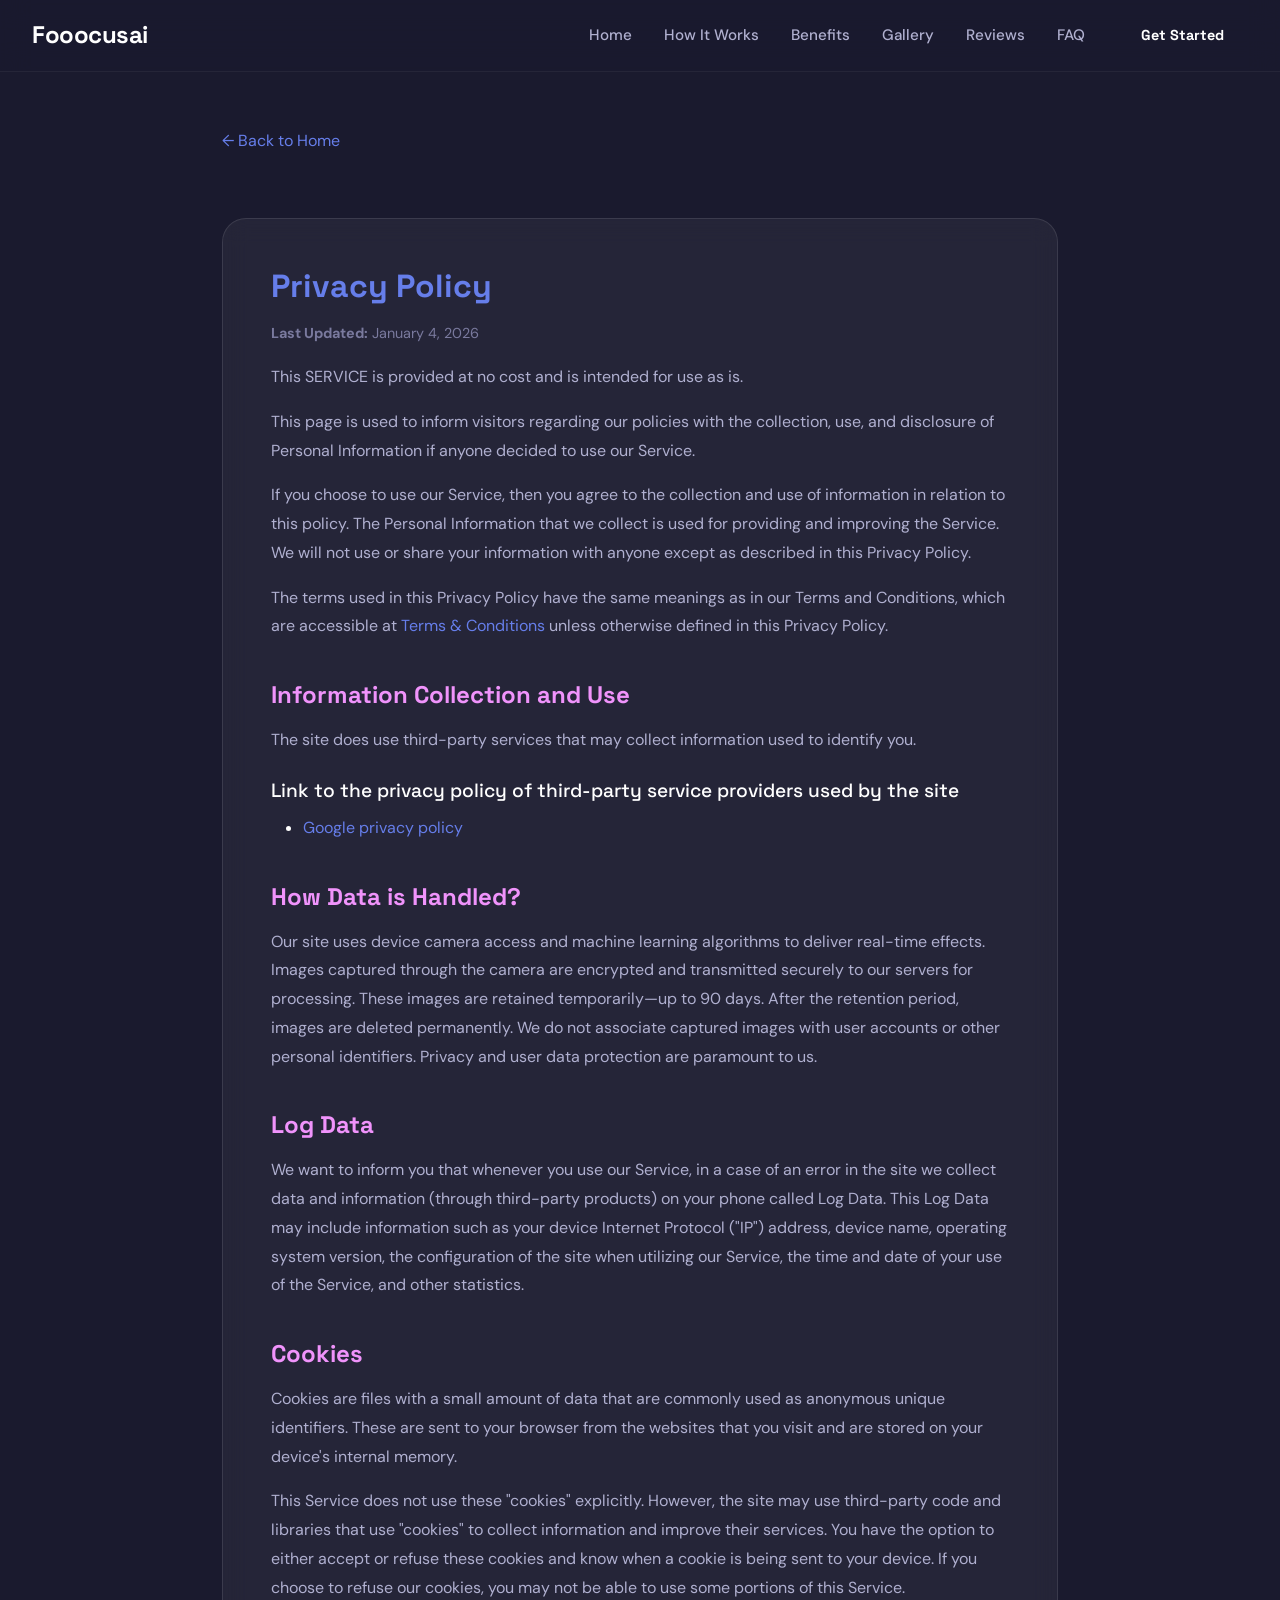
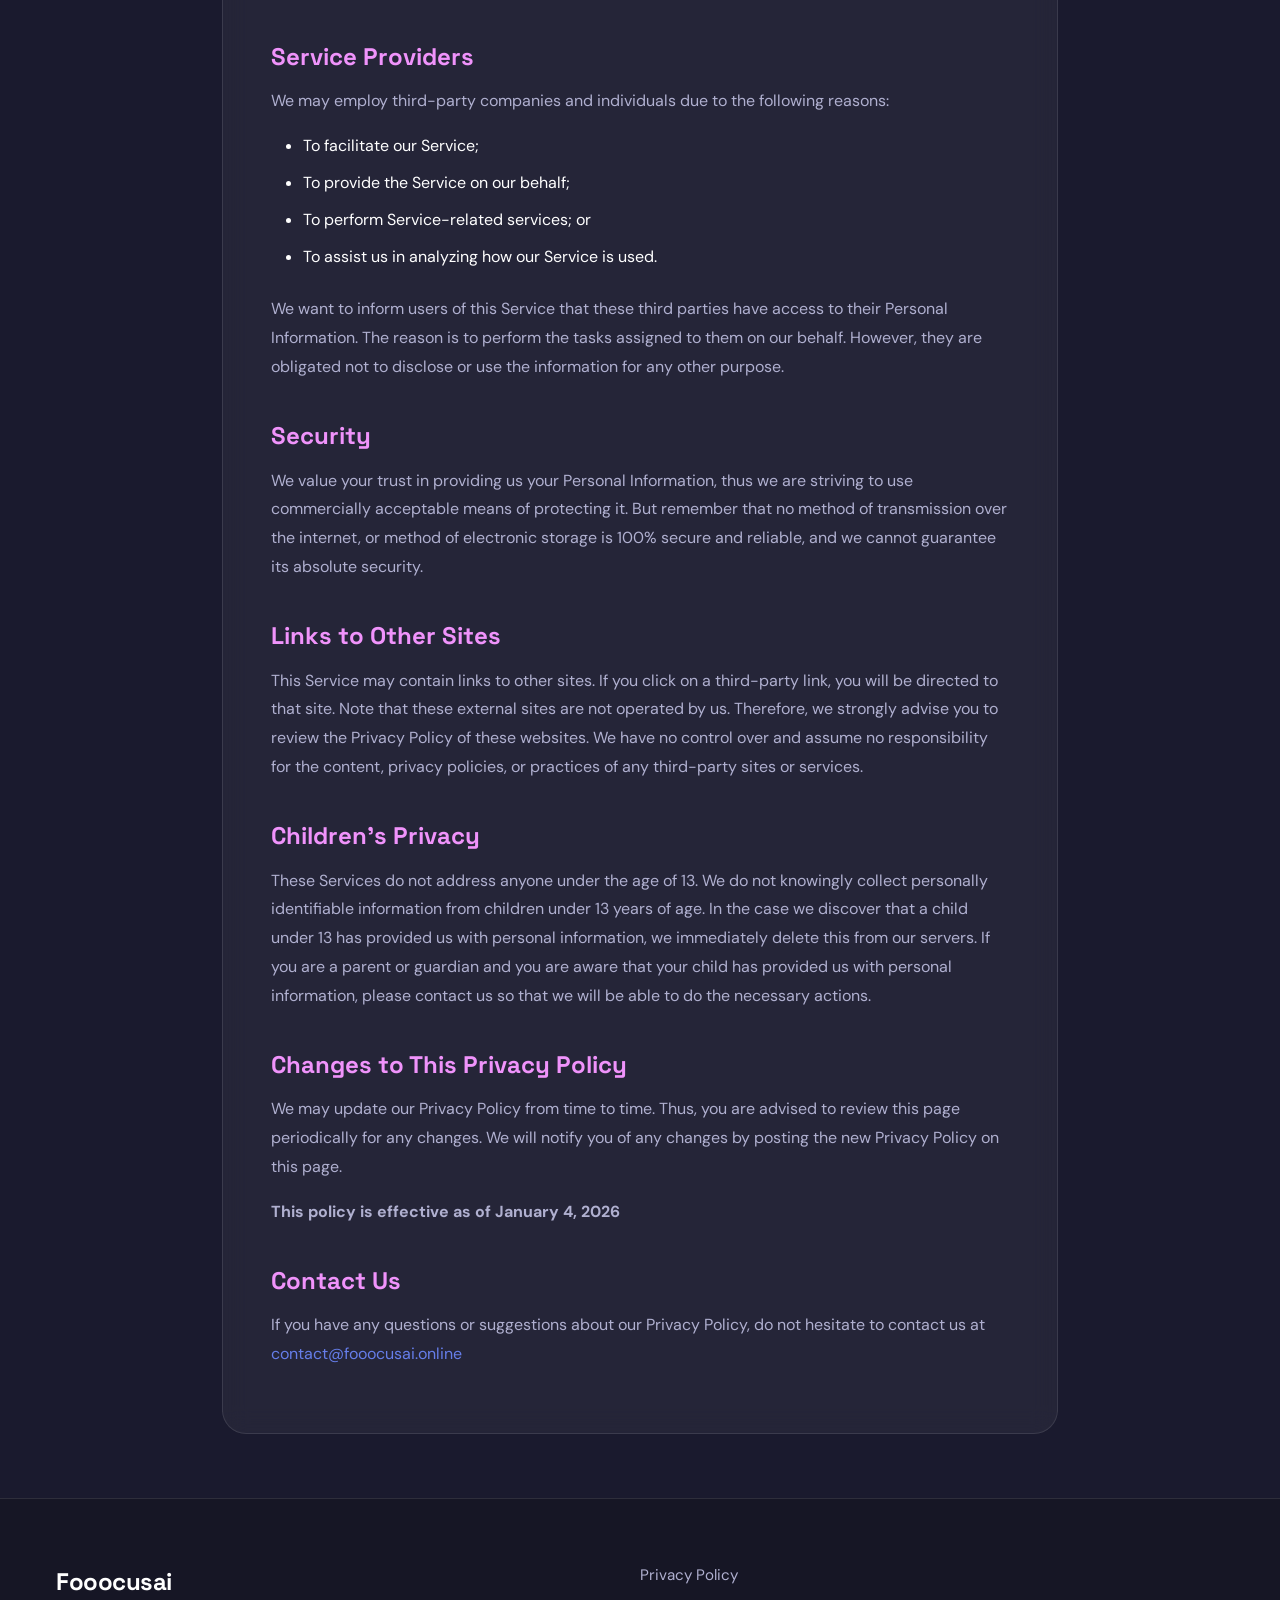
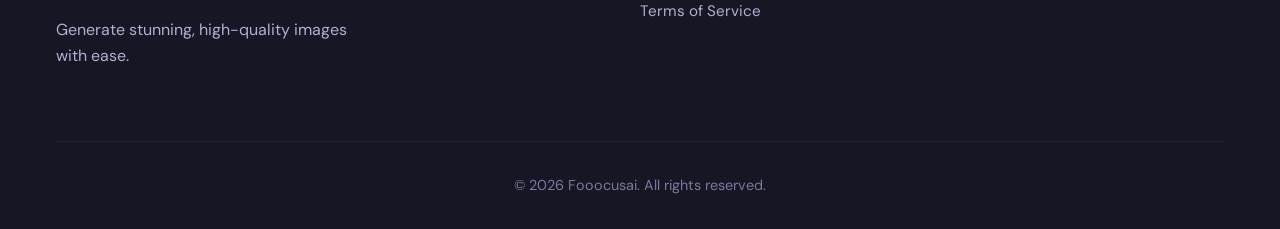
<file: privacy.html>
<!DOCTYPE html>
<html lang="en">
<head>
    <meta charset="UTF-8">
    <meta name="viewport" content="width=device-width, initial-scale=1.0">
    <title>Privacy Policy - FooocusAI</title>
    <meta name="description" content="Privacy Policy for FooocusAI - AI-powered image editing tool service">
    
    <!-- Fonts -->
    <link rel="preconnect" href="https://fonts.googleapis.com">
    <link rel="preconnect" href="https://fonts.gstatic.com" crossorigin>
    <link href="https://fonts.googleapis.com/css2?family=DM+Sans:wght@400;500;700&family=Space+Grotesk:wght@300;500;700&display=swap" rel="stylesheet">
    
    <!-- Styles -->
    <link rel="stylesheet" href="styles.css">
    
    <!-- Favicon -->
    <link rel="icon" type="image/png" href="favicon.png">
    
    <style>
        .policy-container {
            max-width: 900px;
            margin: 0 auto;
            padding: 8rem 2rem 4rem;
        }
        .policy-content {
            background: var(--surface);
            backdrop-filter: blur(12px);
            -webkit-backdrop-filter: blur(12px);
            border: 1px solid var(--border);
            border-radius: var(--radius-lg);
            padding: 3rem;
            margin-top: 2rem;
        }
        .policy-content h1 {
            color: var(--primary);
            margin-bottom: 1rem;
        }
        .policy-content h2 {
            color: var(--accent);
            margin-top: 2.5rem;
            margin-bottom: 1rem;
            font-size: 1.5rem;
        }
        .policy-content h3 {
            color: var(--text);
            margin-top: 1.5rem;
            margin-bottom: 0.75rem;
            font-size: 1.2rem;
        }
        .policy-content p {
            margin-bottom: 1rem;
            line-height: 1.8;
        }
        .policy-content ul {
            list-style: disc;
            padding-left: 2rem;
            margin-bottom: 1.5rem;
        }
        .policy-content li {
            margin-bottom: 0.5rem;
            line-height: 1.8;
        }
        .back-link {
            display: inline-block;
            margin-bottom: 2rem;
            color: var(--primary);
        }
        .back-link:hover {
            color: var(--accent);
        }
        .last-updated {
            color: var(--text-muted);
            font-size: 0.9rem;
            margin-bottom: 2rem;
        }
    </style>
</head>
<body>
    <!-- Header -->
    <header>
        <div class="logo">Fooocusai</div>
        <button class="menu-toggle" aria-label="Toggle navigation">☰</button>
        <nav>
            <a href="index.html">Home</a>
            <a href="index.html#how-to-use">How It Works</a>
            <a href="index.html#why-use">Benefits</a>
            <a href="index.html#gallery">Gallery</a>
            <a href="index.html#testimonials">Reviews</a>
            <a href="index.html#faq">FAQ</a>
            <a href="index.html#playground" class="btn btn-sm">Get Started</a>
        </nav>
    </header>

    <div class="policy-container">
        <a href="index.html" class="back-link">← Back to Home</a>
        
        <div class="policy-content">
            <h1>Privacy Policy</h1>
            <p class="last-updated"><strong>Last Updated:</strong> January 4, 2026</p>
            
            <p>This SERVICE is provided at no cost and is intended for use as is.</p>
            
            <p>This page is used to inform visitors regarding our policies with the collection, use, and disclosure of Personal Information if anyone decided to use our Service.</p>
            
            <p>If you choose to use our Service, then you agree to the collection and use of information in relation to this policy. The Personal Information that we collect is used for providing and improving the Service. We will not use or share your information with anyone except as described in this Privacy Policy.</p>
            
            <p>The terms used in this Privacy Policy have the same meanings as in our Terms and Conditions, which are accessible at <a href="terms.html">Terms & Conditions</a> unless otherwise defined in this Privacy Policy.</p>
            
            <h2>Information Collection and Use</h2>
            
            <p>The site does use third-party services that may collect information used to identify you.</p>
            
            <h3>Link to the privacy policy of third-party service providers used by the site</h3>
            <ul>
                <li><a href="https://policies.google.com/privacy" target="_blank" rel="noopener noreferrer">Google privacy policy</a></li>
            </ul>
            
            <h2>How Data is Handled?</h2>
            <p>Our site uses device camera access and machine learning algorithms to deliver real-time effects. Images captured through the camera are encrypted and transmitted securely to our servers for processing. These images are retained temporarily—up to 90 days. After the retention period, images are deleted permanently. We do not associate captured images with user accounts or other personal identifiers. Privacy and user data protection are paramount to us.</p>
            
            <h2>Log Data</h2>
            <p>We want to inform you that whenever you use our Service, in a case of an error in the site we collect data and information (through third-party products) on your phone called Log Data. This Log Data may include information such as your device Internet Protocol ("IP") address, device name, operating system version, the configuration of the site when utilizing our Service, the time and date of your use of the Service, and other statistics.</p>
            
            <h2>Cookies</h2>
            <p>Cookies are files with a small amount of data that are commonly used as anonymous unique identifiers. These are sent to your browser from the websites that you visit and are stored on your device's internal memory.</p>
            
            <p>This Service does not use these "cookies" explicitly. However, the site may use third-party code and libraries that use "cookies" to collect information and improve their services. You have the option to either accept or refuse these cookies and know when a cookie is being sent to your device. If you choose to refuse our cookies, you may not be able to use some portions of this Service.</p>
            
            <h2>Service Providers</h2>
            <p>We may employ third-party companies and individuals due to the following reasons:</p>
            <ul>
                <li>To facilitate our Service;</li>
                <li>To provide the Service on our behalf;</li>
                <li>To perform Service-related services; or</li>
                <li>To assist us in analyzing how our Service is used.</li>
            </ul>
            <p>We want to inform users of this Service that these third parties have access to their Personal Information. The reason is to perform the tasks assigned to them on our behalf. However, they are obligated not to disclose or use the information for any other purpose.</p>
            
            <h2>Security</h2>
            <p>We value your trust in providing us your Personal Information, thus we are striving to use commercially acceptable means of protecting it. But remember that no method of transmission over the internet, or method of electronic storage is 100% secure and reliable, and we cannot guarantee its absolute security.</p>
            
            <h2>Links to Other Sites</h2>
            <p>This Service may contain links to other sites. If you click on a third-party link, you will be directed to that site. Note that these external sites are not operated by us. Therefore, we strongly advise you to review the Privacy Policy of these websites. We have no control over and assume no responsibility for the content, privacy policies, or practices of any third-party sites or services.</p>
            
            <h2>Children's Privacy</h2>
            <p>These Services do not address anyone under the age of 13. We do not knowingly collect personally identifiable information from children under 13 years of age. In the case we discover that a child under 13 has provided us with personal information, we immediately delete this from our servers. If you are a parent or guardian and you are aware that your child has provided us with personal information, please contact us so that we will be able to do the necessary actions.</p>
            
            <h2>Changes to This Privacy Policy</h2>
            <p>We may update our Privacy Policy from time to time. Thus, you are advised to review this page periodically for any changes. We will notify you of any changes by posting the new Privacy Policy on this page.</p>
            
            <p><strong>This policy is effective as of January 4, 2026</strong></p>
            
            <h2>Contact Us</h2>
            <p>If you have any questions or suggestions about our Privacy Policy, do not hesitate to contact us at <a href="mailto:contact@fooocusai.online">contact@fooocusai.online</a></p>
        </div>
    </div>

    <!-- Footer -->
    <footer>
        <div class="container">
            <div class="footer-content">
                <div class="footer-brand">
                    <div class="logo">Fooocusai</div>
                    <p>Generate stunning, high-quality images with ease.</p>
                </div>
                <div class="footer-links">
                    <a href="privacy.html">Privacy Policy</a>
                    <a href="terms.html">Terms of Service</a>
                </div>
            </div>
            <div class="footer-copyright">
                &copy; 2026 Fooocusai. All rights reserved.
            </div>
        </div>
    </footer>

    <script src="script.js"></script>
</body>
</html>
</file>
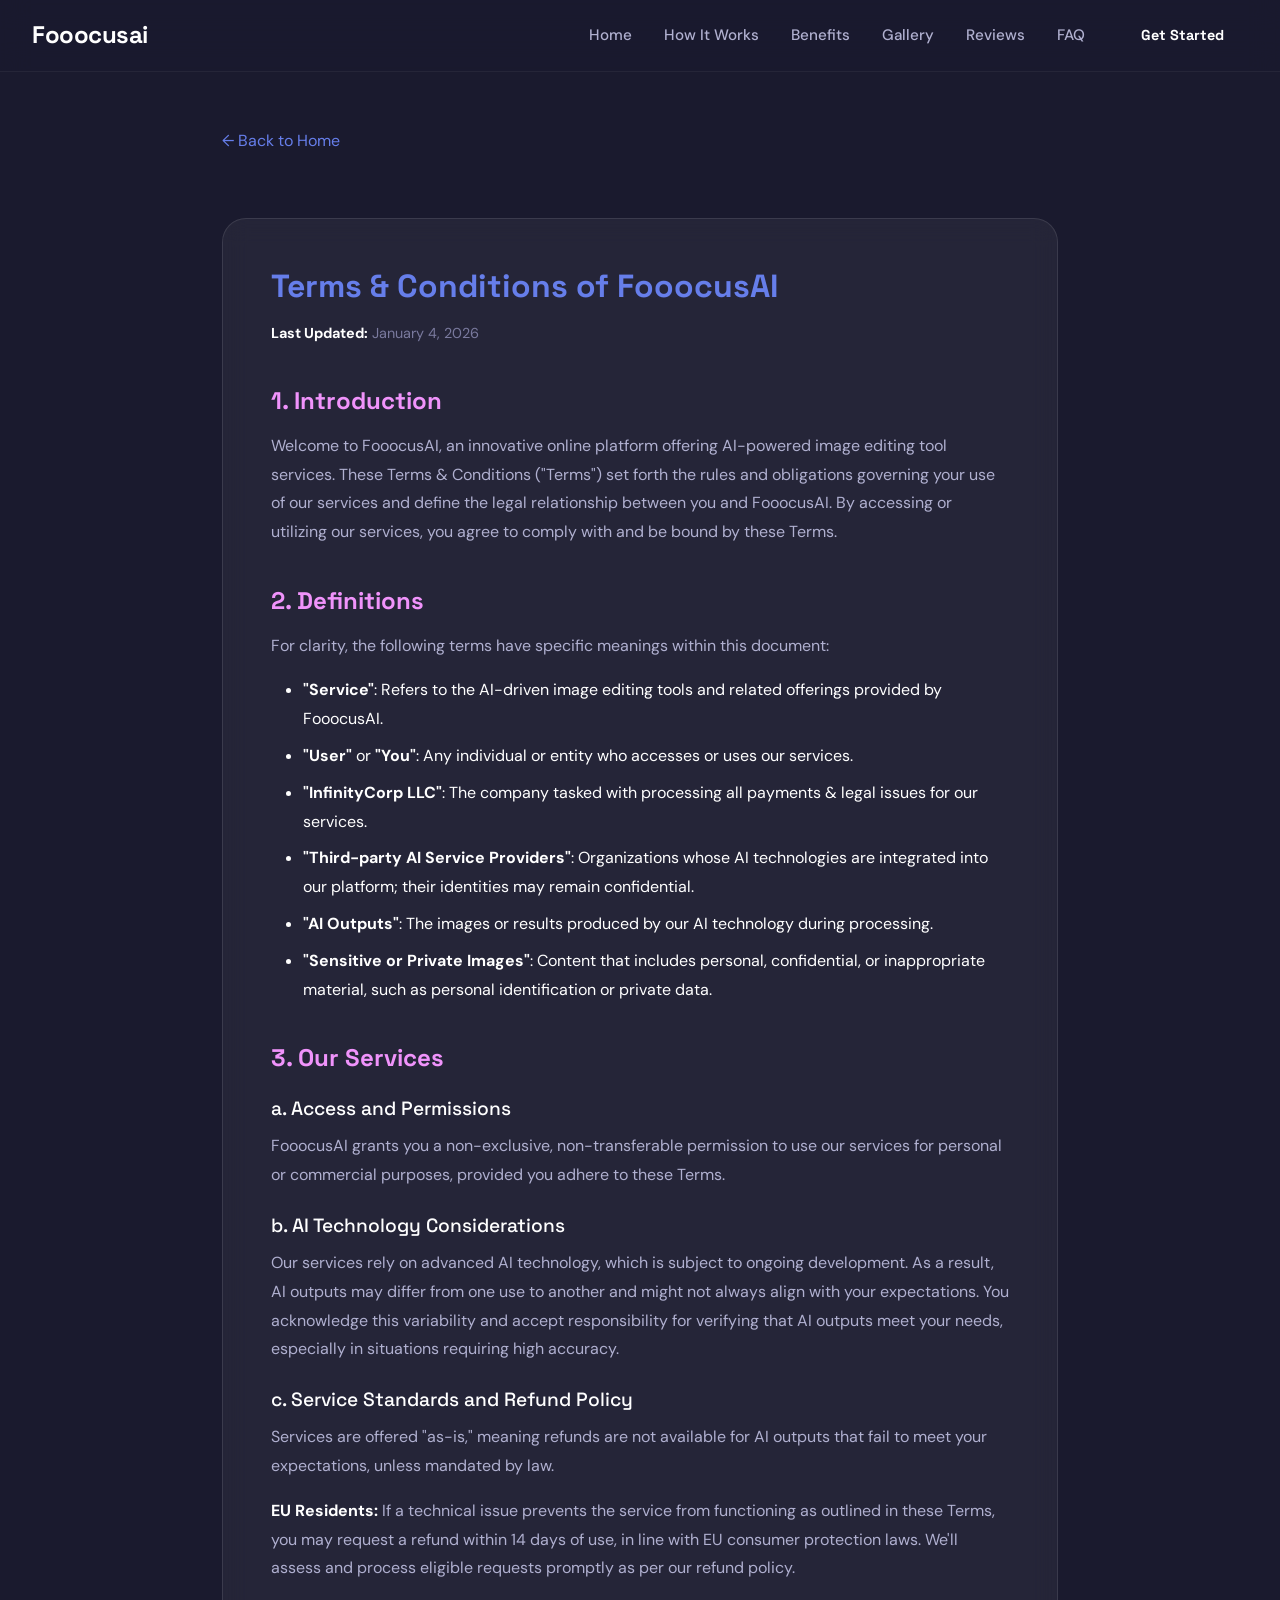
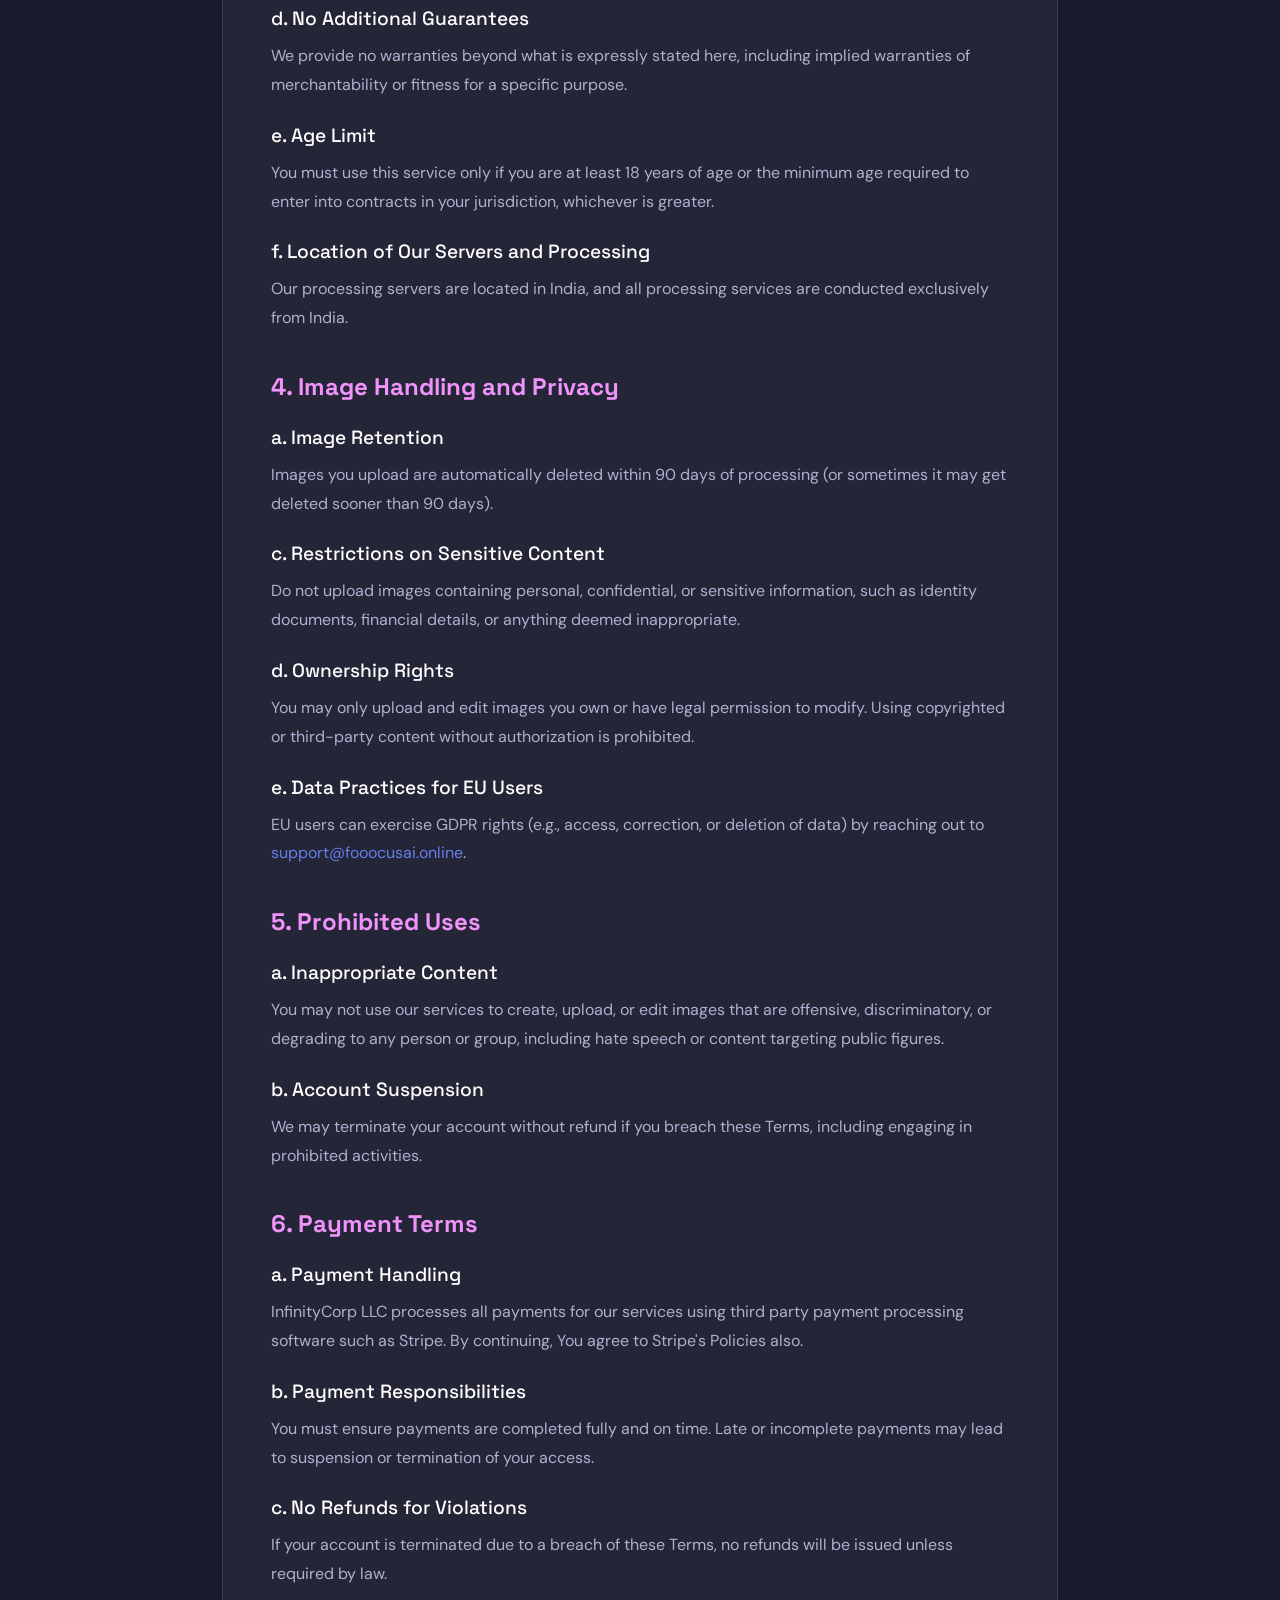
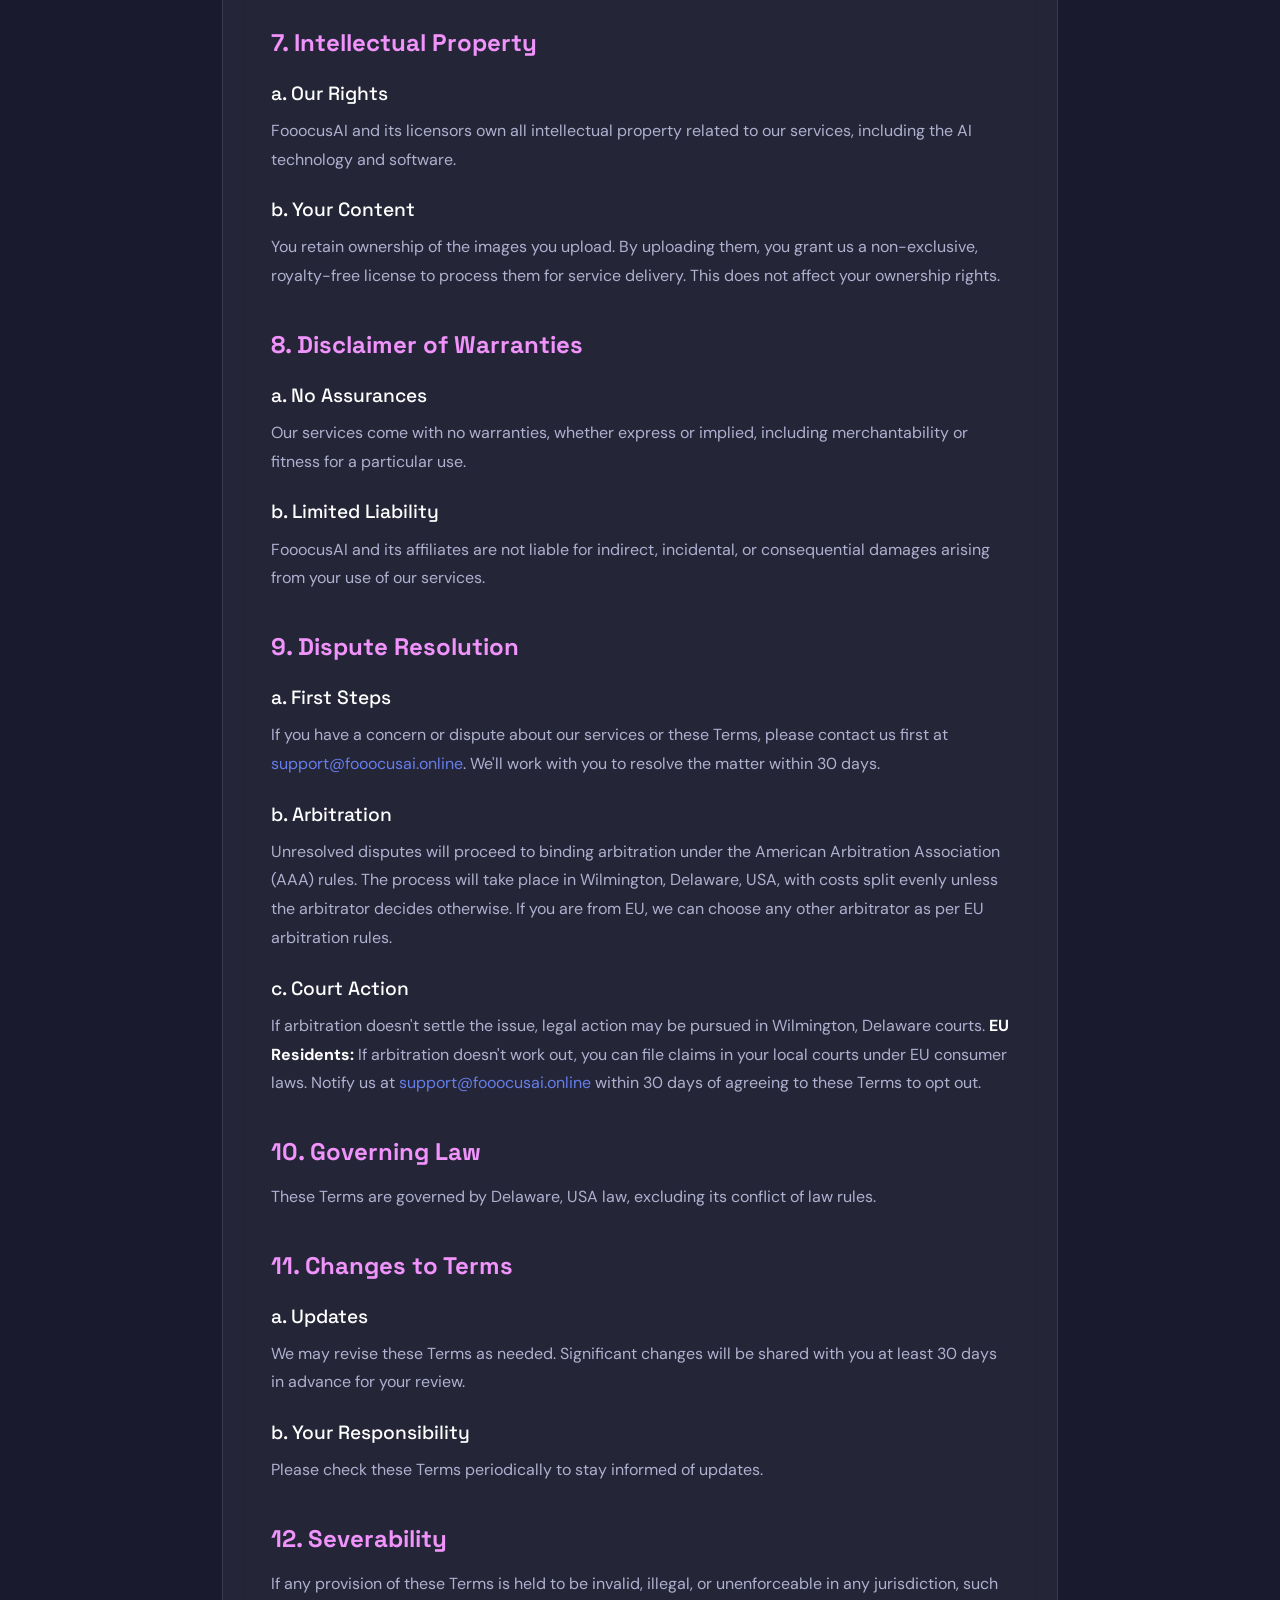
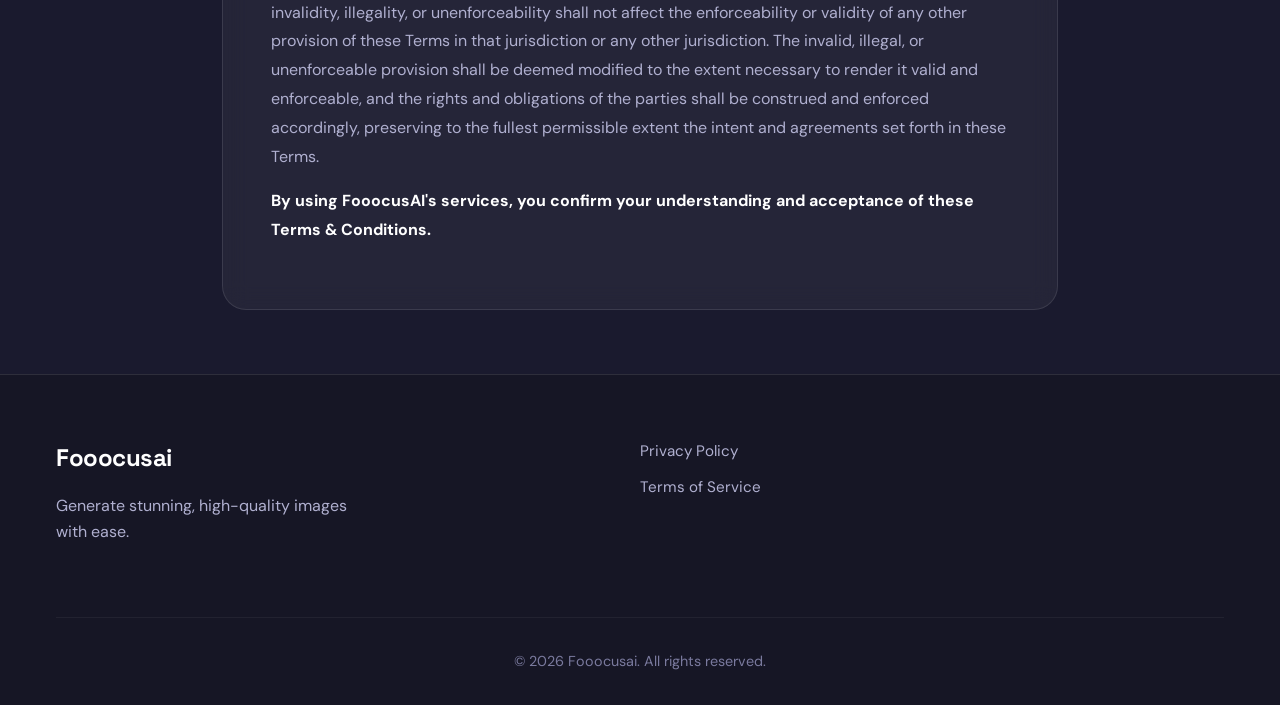
<file: terms.html>
<!DOCTYPE html>
<html lang="en">
<head>
    <meta charset="UTF-8">
    <meta name="viewport" content="width=device-width, initial-scale=1.0">
    <title>Terms & Conditions - FooocusAI</title>
    <meta name="description" content="Terms & Conditions for FooocusAI - AI-powered image editing tool service">
    
    <!-- Fonts -->
    <link rel="preconnect" href="https://fonts.googleapis.com">
    <link rel="preconnect" href="https://fonts.gstatic.com" crossorigin>
    <link href="https://fonts.googleapis.com/css2?family=DM+Sans:wght@400;500;700&family=Space+Grotesk:wght@300;500;700&display=swap" rel="stylesheet">
    
    <!-- Styles -->
    <link rel="stylesheet" href="styles.css">
    
    <!-- Favicon -->
    <link rel="icon" type="image/png" href="favicon.png">
    
    <style>
        .policy-container {
            max-width: 900px;
            margin: 0 auto;
            padding: 8rem 2rem 4rem;
        }
        .policy-content {
            background: var(--surface);
            backdrop-filter: blur(12px);
            -webkit-backdrop-filter: blur(12px);
            border: 1px solid var(--border);
            border-radius: var(--radius-lg);
            padding: 3rem;
            margin-top: 2rem;
        }
        .policy-content h1 {
            color: var(--primary);
            margin-bottom: 1rem;
        }
        .policy-content h2 {
            color: var(--accent);
            margin-top: 2.5rem;
            margin-bottom: 1rem;
            font-size: 1.5rem;
        }
        .policy-content h3 {
            color: var(--text);
            margin-top: 1.5rem;
            margin-bottom: 0.75rem;
            font-size: 1.2rem;
        }
        .policy-content p {
            margin-bottom: 1rem;
            line-height: 1.8;
        }
        .policy-content ul {
            list-style: disc;
            padding-left: 2rem;
            margin-bottom: 1.5rem;
        }
        .policy-content li {
            margin-bottom: 0.5rem;
            line-height: 1.8;
        }
        .back-link {
            display: inline-block;
            margin-bottom: 2rem;
            color: var(--primary);
        }
        .back-link:hover {
            color: var(--accent);
        }
        .last-updated {
            color: var(--text-muted);
            font-size: 0.9rem;
            margin-bottom: 2rem;
        }
        .policy-content strong {
            color: var(--text);
        }
    </style>
</head>
<body>
    <!-- Header -->
    <header>
        <div class="logo">Fooocusai</div>
        <button class="menu-toggle" aria-label="Toggle navigation">☰</button>
        <nav>
            <a href="index.html">Home</a>
            <a href="index.html#how-to-use">How It Works</a>
            <a href="index.html#why-use">Benefits</a>
            <a href="index.html#gallery">Gallery</a>
            <a href="index.html#testimonials">Reviews</a>
            <a href="index.html#faq">FAQ</a>
            <a href="index.html#playground" class="btn btn-sm">Get Started</a>
        </nav>
    </header>

    <div class="policy-container">
        <a href="index.html" class="back-link">← Back to Home</a>
        
        <div class="policy-content">
            <h1>Terms & Conditions of FooocusAI</h1>
            <p class="last-updated"><strong>Last Updated:</strong> January 4, 2026</p>
            
            <h2>1. Introduction</h2>
            <p>Welcome to FooocusAI, an innovative online platform offering AI-powered image editing tool services. These Terms & Conditions ("Terms") set forth the rules and obligations governing your use of our services and define the legal relationship between you and FooocusAI. By accessing or utilizing our services, you agree to comply with and be bound by these Terms.</p>
            
            <h2>2. Definitions</h2>
            <p>For clarity, the following terms have specific meanings within this document:</p>
            <ul>
                <li><strong>"Service"</strong>: Refers to the AI-driven image editing tools and related offerings provided by FooocusAI.</li>
                <li><strong>"User"</strong> or <strong>"You"</strong>: Any individual or entity who accesses or uses our services.</li>
                <li><strong>"InfinityCorp LLC"</strong>: The company tasked with processing all payments & legal issues for our services.</li>
                <li><strong>"Third-party AI Service Providers"</strong>: Organizations whose AI technologies are integrated into our platform; their identities may remain confidential.</li>
                <li><strong>"AI Outputs"</strong>: The images or results produced by our AI technology during processing.</li>
                <li><strong>"Sensitive or Private Images"</strong>: Content that includes personal, confidential, or inappropriate material, such as personal identification or private data.</li>
            </ul>
            
            <h2>3. Our Services</h2>
            
            <h3>a. Access and Permissions</h3>
            <p>FooocusAI grants you a non-exclusive, non-transferable permission to use our services for personal or commercial purposes, provided you adhere to these Terms.</p>
            
            <h3>b. AI Technology Considerations</h3>
            <p>Our services rely on advanced AI technology, which is subject to ongoing development. As a result, AI outputs may differ from one use to another and might not always align with your expectations. You acknowledge this variability and accept responsibility for verifying that AI outputs meet your needs, especially in situations requiring high accuracy.</p>
            
            <h3>c. Service Standards and Refund Policy</h3>
            <p>Services are offered "as-is," meaning refunds are not available for AI outputs that fail to meet your expectations, unless mandated by law.</p>
            <p><strong>EU Residents:</strong> If a technical issue prevents the service from functioning as outlined in these Terms, you may request a refund within 14 days of use, in line with EU consumer protection laws. We'll assess and process eligible requests promptly as per our refund policy.</p>
            
            <h3>d. No Additional Guarantees</h3>
            <p>We provide no warranties beyond what is expressly stated here, including implied warranties of merchantability or fitness for a specific purpose.</p>
            
            <h3>e. Age Limit</h3>
            <p>You must use this service only if you are at least 18 years of age or the minimum age required to enter into contracts in your jurisdiction, whichever is greater.</p>
            
            <h3>f. Location of Our Servers and Processing</h3>
            <p>Our processing servers are located in India, and all processing services are conducted exclusively from India.</p>
            
            <h2>4. Image Handling and Privacy</h2>
            
            <h3>a. Image Retention</h3>
            <p>Images you upload are automatically deleted within 90 days of processing (or sometimes it may get deleted sooner than 90 days).</p>
            
            <h3>c. Restrictions on Sensitive Content</h3>
            <p>Do not upload images containing personal, confidential, or sensitive information, such as identity documents, financial details, or anything deemed inappropriate.</p>
            
            <h3>d. Ownership Rights</h3>
            <p>You may only upload and edit images you own or have legal permission to modify. Using copyrighted or third-party content without authorization is prohibited.</p>
            
            <h3>e. Data Practices for EU Users</h3>
            <p>EU users can exercise GDPR rights (e.g., access, correction, or deletion of data) by reaching out to <a href="mailto:support@fooocusai.online">support@fooocusai.online</a>.</p>
            
            <h2>5. Prohibited Uses</h2>
            
            <h3>a. Inappropriate Content</h3>
            <p>You may not use our services to create, upload, or edit images that are offensive, discriminatory, or degrading to any person or group, including hate speech or content targeting public figures.</p>
            
            <h3>b. Account Suspension</h3>
            <p>We may terminate your account without refund if you breach these Terms, including engaging in prohibited activities.</p>
            
            <h2>6. Payment Terms</h2>
            
            <h3>a. Payment Handling</h3>
            <p>InfinityCorp LLC processes all payments for our services using third party payment processing software such as Stripe. By continuing, You agree to Stripe's Policies also.</p>
            
            <h3>b. Payment Responsibilities</h3>
            <p>You must ensure payments are completed fully and on time. Late or incomplete payments may lead to suspension or termination of your access.</p>
            
            <h3>c. No Refunds for Violations</h3>
            <p>If your account is terminated due to a breach of these Terms, no refunds will be issued unless required by law.</p>
            
            <h2>7. Intellectual Property</h2>
            
            <h3>a. Our Rights</h3>
            <p>FooocusAI and its licensors own all intellectual property related to our services, including the AI technology and software.</p>
            
            <h3>b. Your Content</h3>
            <p>You retain ownership of the images you upload. By uploading them, you grant us a non-exclusive, royalty-free license to process them for service delivery. This does not affect your ownership rights.</p>
            
            <h2>8. Disclaimer of Warranties</h2>
            
            <h3>a. No Assurances</h3>
            <p>Our services come with no warranties, whether express or implied, including merchantability or fitness for a particular use.</p>
            
            <h3>b. Limited Liability</h3>
            <p>FooocusAI and its affiliates are not liable for indirect, incidental, or consequential damages arising from your use of our services.</p>
            
            <h2>9. Dispute Resolution</h2>
            
            <h3>a. First Steps</h3>
            <p>If you have a concern or dispute about our services or these Terms, please contact us first at <a href="mailto:support@fooocusai.online">support@fooocusai.online</a>. We'll work with you to resolve the matter within 30 days.</p>
            
            <h3>b. Arbitration</h3>
            <p>Unresolved disputes will proceed to binding arbitration under the American Arbitration Association (AAA) rules. The process will take place in Wilmington, Delaware, USA, with costs split evenly unless the arbitrator decides otherwise. If you are from EU, we can choose any other arbitrator as per EU arbitration rules.</p>
            
            <h3>c. Court Action</h3>
            <p>If arbitration doesn't settle the issue, legal action may be pursued in Wilmington, Delaware courts. <strong>EU Residents:</strong> If arbitration doesn't work out, you can file claims in your local courts under EU consumer laws. Notify us at <a href="mailto:support@fooocusai.online">support@fooocusai.online</a> within 30 days of agreeing to these Terms to opt out.</p>
            
            <h2>10. Governing Law</h2>
            <p>These Terms are governed by Delaware, USA law, excluding its conflict of law rules.</p>
            
            <h2>11. Changes to Terms</h2>
            
            <h3>a. Updates</h3>
            <p>We may revise these Terms as needed. Significant changes will be shared with you at least 30 days in advance for your review.</p>
            
            <h3>b. Your Responsibility</h3>
            <p>Please check these Terms periodically to stay informed of updates.</p>
            
            <h2>12. Severability</h2>
            <p>If any provision of these Terms is held to be invalid, illegal, or unenforceable in any jurisdiction, such invalidity, illegality, or unenforceability shall not affect the enforceability or validity of any other provision of these Terms in that jurisdiction or any other jurisdiction. The invalid, illegal, or unenforceable provision shall be deemed modified to the extent necessary to render it valid and enforceable, and the rights and obligations of the parties shall be construed and enforced accordingly, preserving to the fullest permissible extent the intent and agreements set forth in these Terms.</p>
            
           
            
            <p><strong>By using FooocusAI's services, you confirm your understanding and acceptance of these Terms & Conditions.</strong></p>
        </div>
    </div>

    <!-- Footer -->
    <footer>
        <div class="container">
            <div class="footer-content">
                <div class="footer-brand">
                    <div class="logo">Fooocusai</div>
                    <p>Generate stunning, high-quality images with ease.</p>
                </div>
                <div class="footer-links">
                    <a href="privacy.html">Privacy Policy</a>
                    <a href="terms.html">Terms of Service</a>
                </div>
            </div>
            <div class="footer-copyright">
                &copy; 2026 Fooocusai. All rights reserved.
            </div>
        </div>
    </footer>

    <script src="script.js"></script>
</body>
</html>
</file>
<file: styles.css>
/* =========================================
   VARIABLES & THEME CONFIG
   ========================================= */
:root {
  /* Color Palette - Bioluminescent Glassflow */
  --primary: #667eea;
  --primary-rgb: 102, 126, 234;
  --secondary: #764ba2;
  --secondary-rgb: 118, 75, 162;
  --accent: #f093fb;
  --accent-rgb: 240, 147, 251;

  --background: #1a1a2e;
  --background-alt: #161625;

  --surface: rgba(255, 255, 255, 0.05);
  --border: rgba(255, 255, 255, 0.1);

  --text: #ffffff;
  --text-secondary: #b0b0d0;
  --text-muted: #7a7a9e;

  /* Spacing */
  --space-sm: 0.5rem;
  --space-md: 1rem;
  --space-lg: 2rem;
  --space-xl: 4rem;

  /* Radius */
  --radius-lg: 1.5rem;
  /* 2xl look */
  --radius-sm: 0.5rem;

  /* Transitions */
  --transition: all 0.3s ease;
}

/* =========================================
   RESET & BASE STYLES
   ========================================= */
*,
*::before,
*::after {
  box-sizing: border-box;
  margin: 0;
  padding: 0;
}

html {
  font-size: 16px;
  scroll-behavior: smooth;
  overflow-x: hidden;
  width: 100%;
}

body {
  font-family: "DM Sans", sans-serif;
  background-color: var(--background);
  color: var(--text);
  line-height: 1.6;
  overflow-x: hidden;
  width: 100%;
}

h1,
h2,
h3,
h4,
h5,
h6 {
  font-family: "Space Grotesk", sans-serif;
  line-height: 1.2;
  margin-bottom: 1rem;
  color: var(--text);
  word-break: break-word;
}

h1 {
  font-weight: 700;
}

h2 {
  font-weight: 700;
}

h3 {
  font-weight: 500;
}

p {
  margin-bottom: 1.5rem;
  color: var(--text-secondary);
}

a {
  text-decoration: none;
  color: var(--primary);
  transition: var(--transition);
}

img {
  max-width: 100%;
  height: auto;
  display: block;
}

ul {
  list-style: none;
}

/* =========================================
   SECTION STYLING - MANDATORY
   ========================================= */
section,
.section,
#playground,
#how-to-use,
#gallery,
#testimonials,
#faq {
  padding: 6rem 1.5rem;
  position: relative;
  overflow: hidden;
}

section:nth-child(odd) {
  background-color: var(--background);
}

section:nth-child(even) {
  background-color: var(--background-alt);
}

.container {
  width: 100%;
  max-width: 1200px;
  margin: 0 auto;
  padding: 0 1rem;
}

.section-header {
  text-align: center;
  margin-bottom: 4rem;
}

.section-header h2 {
  font-size: clamp(2rem, 5vw, 3rem);
  background: linear-gradient(135deg, #fff, var(--text-secondary));
  -webkit-background-clip: text;
  -webkit-text-fill-color: transparent;
}

.section-header p {
  max-width: 600px;
  margin: 0 auto;
  font-size: 1.125rem;
}

/* =========================================
   COMPONENTS
   ========================================= */
/* Buttons */
.btn {
  display: inline-block;
  padding: 0.875rem 2rem;
  border-radius: 50px;
  font-weight: 700;
  text-align: center;
  cursor: pointer;
  border: none;
  transition: var(--transition);
  font-family: "Space Grotesk", sans-serif;
}

.btn-primary {
  background: linear-gradient(135deg, var(--primary), var(--secondary));
  color: #fff !important;
  box-shadow: 0 4px 15px rgba(var(--primary-rgb), 0.4);
}

.btn-primary:hover {
  transform: translateY(-2px);
  box-shadow: 0 8px 25px rgba(var(--primary-rgb), 0.6);
}

.btn-secondary {
  background: rgba(255, 255, 255, 0.1);
  color: #fff !important;
  backdrop-filter: blur(5px);
  border: 1px solid rgba(255, 255, 255, 0.2);
}

.btn-secondary:hover {
  background: rgba(255, 255, 255, 0.2);
  transform: translateY(-2px);
}

.btn-sm {
  padding: 0.5rem 1.5rem;
  font-size: 0.9rem;
}

.btn-pulse {
  animation: pulse 2s infinite;
}

@keyframes pulse {
  0% {
    box-shadow: 0 0 0 0 rgba(var(--primary-rgb), 0.4);
  }

  70% {
    box-shadow: 0 0 0 10px rgba(var(--primary-rgb), 0);
  }

  100% {
    box-shadow: 0 0 0 0 rgba(var(--primary-rgb), 0);
  }
}

/* Glass Panels / Cards */
.glass-panel,
.card,
.step-card,
.feature-card,
.testimonial-card,
.faq-item,
.modal-content {
  background: var(--surface);
  backdrop-filter: blur(12px);
  -webkit-backdrop-filter: blur(12px);
  border: 1px solid var(--border);
  border-radius: var(--radius-lg);
  padding: 2rem;
  transition: var(--transition);
}

.glass-panel:hover {
  border-color: rgba(255, 255, 255, 0.3);
  box-shadow: 0 10px 40px rgba(0, 0, 0, 0.2);
  transform: translateY(-5px);
}

/* =========================================
   HEADER & NAV
   ========================================= */
header {
  position: fixed;
  top: 0;
  left: 0;
  right: 0;
  z-index: 1000;
  padding: 1rem 2rem;
  background: rgba(26, 26, 46, 0.85);
  backdrop-filter: blur(15px);
  -webkit-backdrop-filter: blur(15px);
  border-bottom: 1px solid rgba(255, 255, 255, 0.05);
  display: flex;
  justify-content: space-between;
  align-items: center;
}

.logo {
  font-family: "Space Grotesk", sans-serif;
  font-size: 1.5rem;
  font-weight: 700;
  color: var(--text);
  letter-spacing: -0.02em;
}

nav {
  display: flex;
  gap: 2rem;
  align-items: center;
}

nav a {
  font-size: 0.95rem;
  font-weight: 500;
  color: var(--text-secondary);
}

nav a:hover,
nav a.active {
  color: var(--text);
}

nav .btn {
  color: #fff !important;
}

.menu-toggle {
  display: none;
  background: none;
  border: none;
  color: var(--text);
  font-size: 1.5rem;
  cursor: pointer;
}

/* =========================================
   HERO SECTION
   ========================================= */
.hero {
  min-height: 100vh;
  min-height: 100dvh;
  display: flex;
  align-items: center;
  justify-content: center;
  text-align: center;
  padding: 8rem 1rem 4rem;
}

.hero-bg-image {
  position: absolute;
  inset: 0;
  z-index: 0;
}

.hero-bg-image img {
  width: 100%;
  height: 100%;
  object-fit: cover;
}

.hero-bg-animation {
  position: absolute;
  inset: -50%;
  width: 200%;
  height: 200%;
  z-index: 1;
  pointer-events: none;
  background:
    radial-gradient(at 0% 0%, var(--primary) 0px, transparent 50%),
    radial-gradient(at 100% 0%, var(--secondary) 0px, transparent 50%),
    radial-gradient(at 100% 100%, var(--accent) 0px, transparent 50%),
    radial-gradient(at 0% 100%, var(--primary) 0px, transparent 50%);
  filter: blur(80px);
  opacity: 0.4;
  animation: meshMove 20s infinite alternate;
}

@keyframes meshMove {
  0% {
    transform: rotate(0deg) scale(1);
  }

  100% {
    transform: rotate(10deg) scale(1.1);
  }
}

.hero-overlay {
  position: absolute;
  inset: 0;
  z-index: 2;
  background: linear-gradient(to bottom,
      rgba(26, 26, 46, 0.7),
      var(--background));
}

.hero-content {
  position: relative;
  z-index: 3;
  max-width: 900px;
}

.hero h1 {
  font-size: clamp(2.5rem, 6vw, 4.5rem);
  margin-bottom: 1.5rem;
  line-height: 1.1;
  letter-spacing: -0.03em;
  text-shadow: 0 0 30px rgba(102, 126, 234, 0.3);
}

.hero .lead {
  font-size: clamp(1.1rem, 2vw, 1.35rem);
  margin-bottom: 2.5rem;
  color: var(--text-secondary);
  max-width: 700px;
  margin-left: auto;
  margin-right: auto;
}

.hero-actions {
  display: flex;
  gap: 1rem;
  justify-content: center;
  flex-wrap: wrap;
}

/* =========================================
   PLAYGROUND (LOCKED)
   ========================================= */
.locked-playground {
  max-width: 800px;
  margin: 0 auto;
  text-align: center;
  padding: 4rem 2rem;
  display: flex;
  flex-direction: column;
  align-items: center;
  justify-content: center;
  border: 1px solid var(--border);
  position: relative;
  overflow: hidden;
  cursor: pointer;
}

.locked-playground-link {
  display: block;
  text-decoration: none;
  color: inherit;
}

.locked-playground::before {
  content: "";
  position: absolute;
  top: 0;
  left: 0;
  right: 0;
  height: 4px;
  background: linear-gradient(90deg, var(--primary), var(--accent));
  box-shadow: 0 0 20px var(--primary);
}

.lock-icon {
  font-size: 4rem;
  margin-bottom: 1.5rem;
  animation: float 6s ease-in-out infinite;
}

.locked-playground h3 {
  font-size: 2rem;
  margin-bottom: 1rem;
  letter-spacing: 0.2em;
  color: var(--text-muted);
}

.progress-container {
  width: 100%;
  max-width: 400px;
  height: 8px;
  background: rgba(255, 255, 255, 0.1);
  border-radius: 4px;
  margin: 2rem 0 1rem;
  overflow: hidden;
}

.progress-bar {
  width: 85%;
  height: 100%;
  background: linear-gradient(90deg, var(--primary), var(--accent));
  box-shadow: 0 0 10px var(--primary);
}

.progress-text {
  font-family: monospace;
  color: var(--accent);
}

@keyframes float {

  0%,
  100% {
    transform: translateY(0);
  }

  50% {
    transform: translateY(-10px);
  }
}

.upload-img {
  font-size: 2rem;
  margin-bottom: 2rem;
  letter-spacing: 0.2em;
  color: var(--text-muted);
}

@media (max-width: 600px) {
  .upload-img {
    margin-bottom: 1.5rem;
  }
}

.upload-text {
  background: linear-gradient(90deg, var(--primary), var(--accent));
  -webkit-background-clip: text;
  background-clip: text;
  color: transparent;
}

/* =========================================
   HOW IT WORKS
   ========================================= */
.steps-grid {
  display: grid;
  grid-template-columns: repeat(3, 1fr);
  gap: 2rem;
}

.step-card {
  text-align: center;
  position: relative;
  padding: 3rem 2rem;
}

.step-icon {
  font-size: 3rem;
  margin-bottom: 1.5rem;
  background: rgba(255, 255, 255, 0.05);
  width: 80px;
  height: 80px;
  line-height: 80px;
  border-radius: 50%;
  margin-left: auto;
  margin-right: auto;
  box-shadow: 0 0 20px rgba(0, 0, 0, 0.2);
}

/* =========================================
   FEATURES / BENEFITS
   ========================================= */
.features-grid {
  display: grid;
  grid-template-columns: repeat(2, 1fr);
  gap: 2rem;
}

.feature-card h3 {
  color: var(--primary);
  margin-bottom: 1rem;
}

/* =========================================
   GALLERY
   ========================================= */
.gallery-grid {
  display: grid;
  grid-template-columns: repeat(3, 1fr);
  gap: 1.5rem;
}

.gallery-item {
  aspect-ratio: 1;
  border-radius: var(--radius-lg);
  overflow: hidden;
  position: relative;
  border: 1px solid var(--border);
}

.gallery-image-wrapper {
  width: 100%;
  height: 100%;
  position: relative;
}

.gallery-image-wrapper img {
  width: 100%;
  height: 100%;
  object-fit: cover;
  transition: transform 0.5s ease;
}

.gallery-item:hover img {
  transform: scale(1.1);
}

.gallery-overlay {
  position: absolute;
  inset: 0;
  background: rgba(0, 0, 0, 0.6);
  display: flex;
  align-items: center;
  justify-content: center;
  opacity: 0;
  transition: opacity 0.3s ease;
}

.gallery-item:hover .gallery-overlay {
  opacity: 1;
}

.gallery-overlay span {
  color: #fff;
  font-weight: 700;
  font-family: "Space Grotesk", sans-serif;
  transform: translateY(20px);
  transition: transform 0.3s ease;
}

.gallery-item:hover .gallery-overlay span {
  transform: translateY(0);
}

/* =========================================
   TESTIMONIALS
   ========================================= */
.testimonials-grid {
  display: grid;
  grid-template-columns: repeat(3, 1fr);
  gap: 2rem;
}

.testimonial-card {
  display: flex;
  flex-direction: column;
  justify-content: space-between;
  height: 100%;
}

.review-text {
  font-style: italic;
  margin-bottom: 1.5rem;
  font-size: 1.1rem;
}

.reviewer-info strong {
  display: block;
  color: var(--primary);
}

.reviewer-info span {
  font-size: 0.9rem;
  color: var(--text-muted);
}

/* =========================================
   FAQ
   ========================================= */
.faq-container {
  max-width: 800px;
  margin: 0 auto;
  display: flex;
  flex-direction: column;
  gap: 1rem;
}

.faq-item {
  padding: 0;
  /* Reset default padding for button area */
  overflow: hidden;
}

.faq-question {
  width: 100%;
  padding: 1.5rem 2rem;
  text-align: left;
  background: none;
  border: none;
  color: var(--text);
  font-weight: 700;
  font-family: "Space Grotesk", sans-serif;
  font-size: 1.1rem;
  cursor: pointer;
  display: flex;
  justify-content: space-between;
  align-items: center;
}

.faq-question::after {
  content: "+";
  font-size: 1.5rem;
  transition: transform 0.3s ease;
  color: var(--primary);
}

.faq-question.active::after {
  transform: rotate(45deg);
}

.faq-answer {
  max-height: 0;
  overflow: hidden;
  transition: max-height 0.3s ease;
  background: rgba(0, 0, 0, 0.2);
}

.faq-answer p {
  padding: 1.5rem 2rem;
  margin: 0;
  color: var(--text-secondary);
}

/* =========================================
   OTHER TOOLS SECTION (Standalone)
   ========================================= */
.footer-other-tools {
  text-align: center;
  padding: 4rem 1.5rem;
  background: linear-gradient(135deg,
      rgba(102, 126, 234, 0.03) 0%,
      rgba(118, 75, 162, 0.03) 100%);
  border-top: 1px solid var(--border);
  border-bottom: 1px solid var(--border);
}

.footer-other-tools h3 {
  font-size: 2rem;
  margin-bottom: 2rem;
  color: var(--text);
  font-weight: 700;
}

.other-tools-links {
  display: flex;
  flex-wrap: wrap;
  gap: 1.5rem;
  align-items: center;
  justify-content: center;
  max-width: 800px;
  margin: 0 auto;
}

.other-tools-links a {
  color: var(--text);
  font-size: 1.1rem;
  font-weight: 500;
  padding: 1rem 2rem;
  border-radius: var(--radius-lg);
  background: var(--surface);
  border: 1px solid var(--border);
  transition: all 0.3s ease;
  position: relative;
  overflow: hidden;
  backdrop-filter: blur(10px);
}

.other-tools-links a::before {
  content: "";
  position: absolute;
  top: 0;
  left: -100%;
  width: 100%;
  height: 100%;
  background: linear-gradient(90deg,
      transparent,
      rgba(102, 126, 234, 0.2),
      transparent);
  transition: left 0.5s ease;
}

.other-tools-links a:hover::before {
  left: 100%;
}

.other-tools-links a:hover {
  color: var(--primary);
  background: rgba(102, 126, 234, 0.15);
  border-color: var(--primary);
  transform: translateY(-5px) scale(1.05);
  box-shadow: 0 10px 30px rgba(102, 126, 234, 0.3);
}

/* =========================================
   FOOTER
   ========================================= */
footer {
  background: var(--background-alt);
  border-top: 1px solid var(--border);
  padding: 4rem 0 2rem;
}

.footer-content {
  display: grid;
  grid-template-columns: 2fr 1fr 1fr;
  gap: 3rem;
  margin-bottom: 3rem;

}

.footer-brand p {
  margin-top: 1rem;
  max-width: 300px;
  color: var(--text-secondary);
}

.footer-column h3 {
  font-size: 1.25rem;
  margin-bottom: 1rem;
  color: var(--text);
  font-weight: 600;
}

.footer-links {
  display: flex;
  flex-direction: column;
  gap: 0.75rem;
}

.footer-links a {
  color: var(--text-secondary);
  font-size: 0.95rem;
  transition: all 0.3s ease;
}

.footer-links a:hover {
  color: var(--primary);
  padding-left: 0.5rem;
}

.footer-badge {
  display: flex;
  flex-wrap: wrap;
  gap: 1.5rem;
  align-items: center;
  justify-content: center;
  padding-bottom: 3rem;

}

.footer-badge a {
  display: inline-flex;
  align-items: center;
  transition:
    transform 0.3s ease,
    opacity 0.3s ease;
}

.footer-badge a:hover {
  transform: translateY(-3px);
  opacity: 0.8;
}

.footer-badge img {
  display: block;
  height: auto;
  max-height: 54px;
}

.footer-copyright {
  text-align: center;
  padding-top: 2rem;
  border-top: 1px solid rgba(255, 255, 255, 0.05);
  color: var(--text-muted);
  font-size: 0.9rem;
}

/* =========================================
   MODALS
   ========================================= */
.modal {
  position: fixed;
  inset: 0;
  z-index: 2000;
  background: rgba(0, 0, 0, 0.8);
  backdrop-filter: blur(5px);
  display: flex;
  align-items: center;
  justify-content: center;
  padding: 1rem;
  opacity: 0;
  pointer-events: none;
  transition: opacity 0.3s ease;
}

.modal.active {
  opacity: 1;
  pointer-events: auto;
}

.modal-content {
  width: 100%;
  max-width: 600px;
  max-height: 80vh;
  overflow-y: auto;
  position: relative;
  background: #1a1a2e;
  /* Solid fallback */
  background: linear-gradient(135deg,
      rgba(26, 26, 46, 0.95),
      rgba(22, 22, 37, 0.95));
  border: 1px solid var(--primary);
  box-shadow: 0 25px 50px -12px rgba(0, 0, 0, 0.5);
}

.modal-close {
  position: absolute;
  top: 1rem;
  right: 1.5rem;
  background: none;
  border: none;
  color: var(--text-muted);
  font-size: 2rem;
  cursor: pointer;
  line-height: 1;
}

.modal-close:hover {
  color: var(--primary);
}

.modal-body {
  padding-right: 1rem;
}

.modal-body h2 {
  color: var(--primary);
  margin-bottom: 0.5rem;
}

.modal-body h4 {
  color: var(--accent);
  margin-top: 1.5rem;
  margin-bottom: 0.5rem;
  font-size: 1.1rem;
}

.modal-body ul {
  list-style: disc;
  padding-left: 1.5rem;
  margin-bottom: 1rem;
  color: var(--text-secondary);
}

.modal-body li {
  margin-bottom: 0.5rem;
}

/* =========================================
   ANIMATIONS
   ========================================= */
.fade-in-up {
  opacity: 0;
  transform: translateY(30px);
  transition:
    opacity 0.8s ease,
    transform 0.8s ease;
}

.fade-in-up.visible {
  opacity: 1;
  transform: translateY(0);
}

/* =========================================
   MOBILE RESPONSIVE
   ========================================= */
@media (max-width: 1023px) {

  .steps-grid,
  .testimonials-grid,
  .gallery-grid {
    grid-template-columns: repeat(2, 1fr);
  }
}

@media (max-width: 767px) {
  html {
    font-size: 14px;
  }

  header {
    padding: 0.75rem 1rem;
  }

  .menu-toggle {
    display: block;
  }

  nav {
    display: none;
    position: absolute;
    top: 100%;
    left: 0;
    right: 0;
    flex-direction: column;
    background: rgba(26, 26, 46, 0.98);
    padding: 1.5rem;
    border-bottom: 1px solid var(--border);
    gap: 1.5rem;
    align-items: flex-start;
  }

  nav.active {
    display: flex;
  }

  nav a {
    font-size: 1.1rem;
    width: 100%;
    padding-bottom: 0.5rem;
    border-bottom: 1px solid rgba(255, 255, 255, 0.05);
  }

  nav .btn {
    width: 100%;
    text-align: center;
    margin-top: 0.5rem;
  }

  .hero {
    padding-top: 6rem;
    align-items: center;
    /* Center vertically on mobile too */
  }

  .steps-grid,
  .features-grid,
  .testimonials-grid,
  .gallery-grid {
    grid-template-columns: 1fr;
    gap: 1.5rem;
  }

  .footer-content {
    grid-template-columns: 1fr;
    text-align: center;
    gap: 2rem;
  }

  .footer-brand p {
    margin: 1rem auto;
  }

  .footer-column {
    text-align: center;
  }

  .footer-column h3 {
    font-size: 1.1rem;
  }

  .footer-links {
    align-items: center;
  }

  .footer-links a:hover {
    padding-left: 0;
  }

  .footer-badge {
    justify-content: center;
    gap: 1rem;
    padding-bottom: 2rem;
    margin-bottom: 2rem;
  }

  .footer-badge img {
    max-height: 45px;
  }

  .footer-other-tools {
    padding: 3rem 1rem;
  }

  .footer-other-tools h3 {
    font-size: 1.5rem;
    margin-bottom: 1.5rem;
  }

  .other-tools-links {
    gap: 1rem;
    flex-direction: column;
  }

  .other-tools-links a {
    font-size: 1rem;
    padding: 0.75rem 1.5rem;
    width: 100%;
    max-width: 300px;
  }
}

@media (min-width: 768px) {
  .mobile-only {
    display: none;
  }
}
</file>
